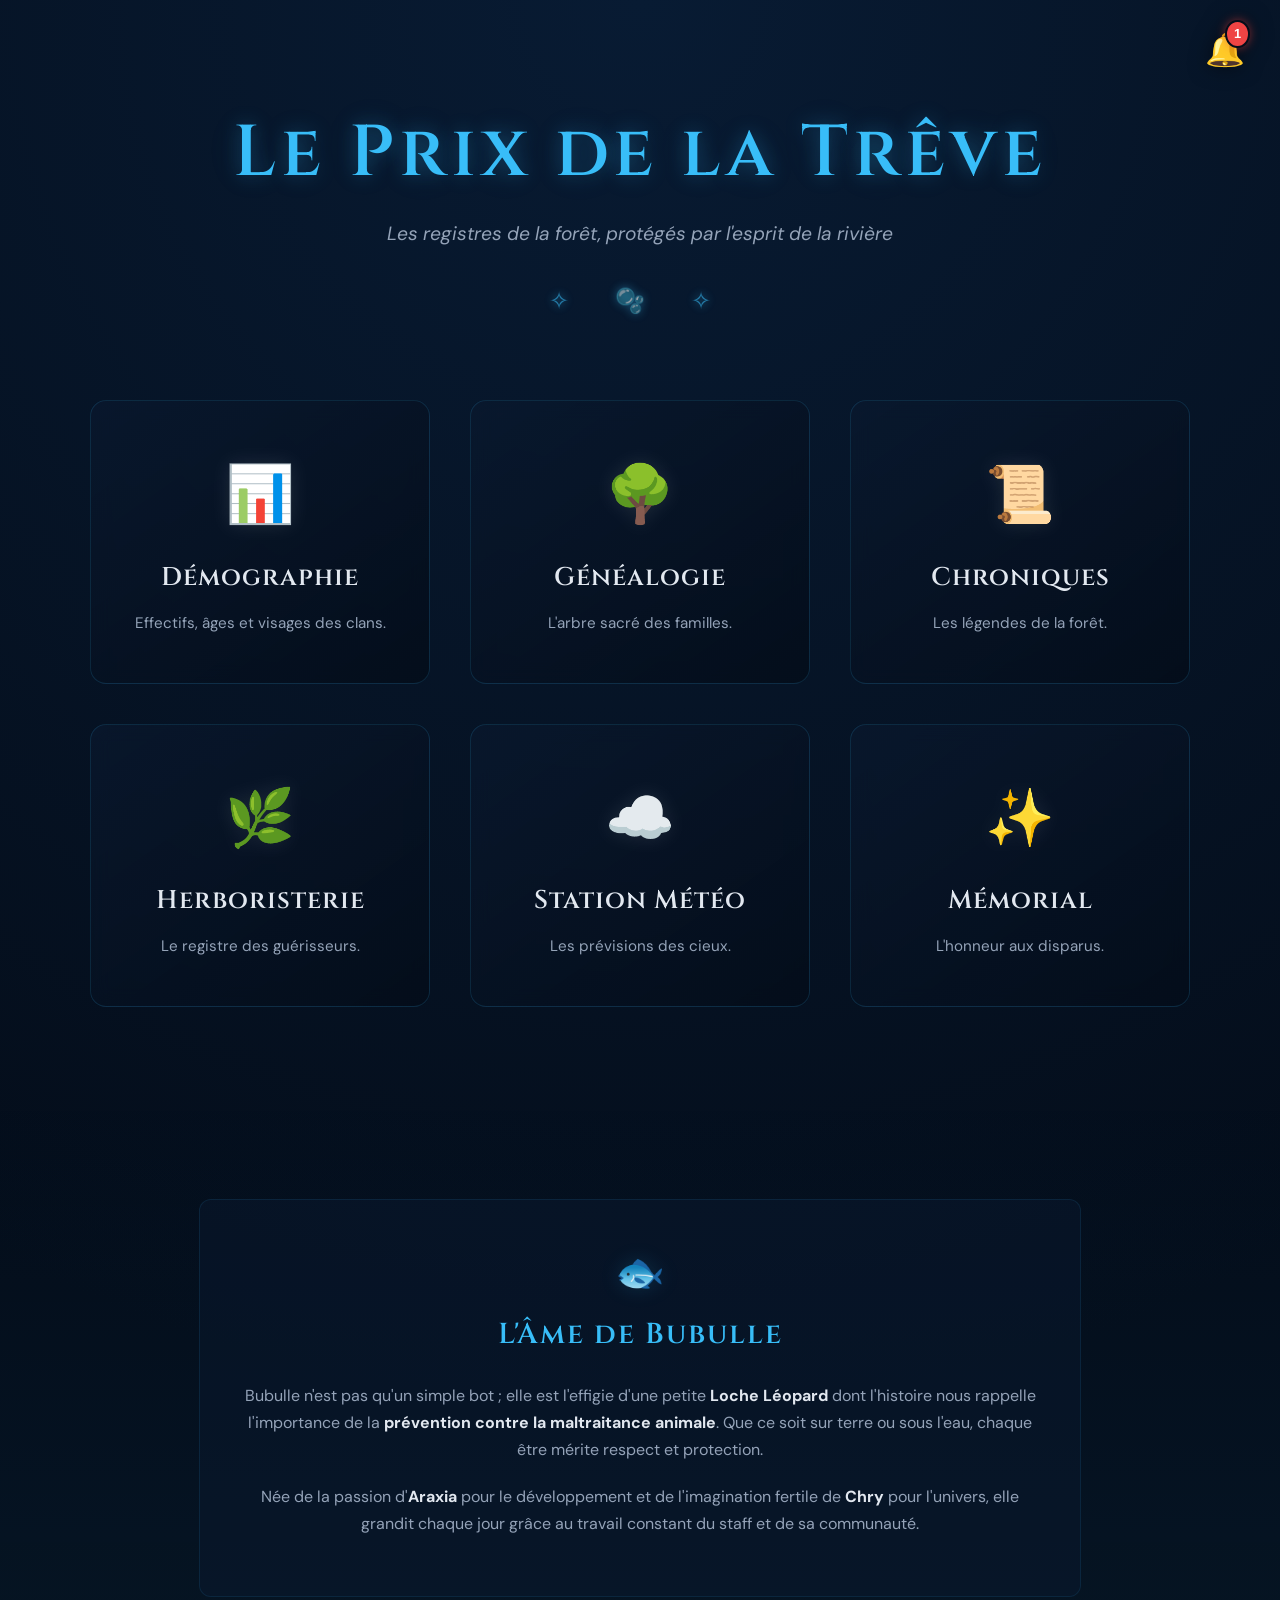
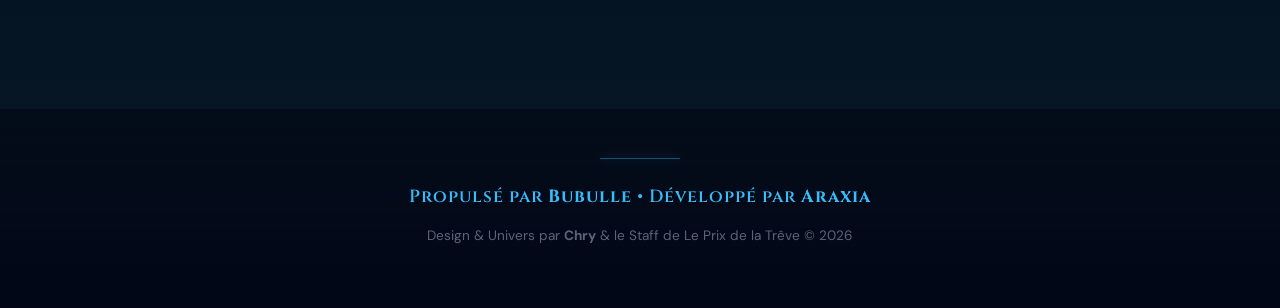
<file: index.html>
<!DOCTYPE html>
<html lang="fr">
<head>
    <meta charset="UTF-8">
    <meta name="viewport" content="width=device-width, initial-scale=1.0">
    <title>Le Hub — Le Prix de la Trêve</title>
    <link rel="stylesheet" href="style.css">
</head>
<body class="hub-body">

    <div class="bubbles-container">
        <div class="bubble"></div><div class="bubble"></div><div class="bubble"></div>
        <div class="bubble"></div><div class="bubble"></div><div class="bubble"></div>
        <div class="bubble"></div><div class="bubble"></div>
    </div>

    <div class="update-bell" onclick="toggleUpdates()">
        🔔 <span class="bell-badge">1</span>
    </div>

    <div id="update-modal" class="modal-overlay" onclick="closeUpdates(event)">
        <div class="modal-content">
            <button class="close-btn" onclick="toggleUpdates()">&times;</button>
            <h2 class="cinzel" style="color: var(--accent); margin-bottom: 1.5rem; text-align: center;">Mises à jour</h2>
            <ul class="changelog">
                <li>
                    <span class="changelog-date">Aujourd'hui</span>
                    <strong>Thème Océanique 🫧</strong>
                    <p>Le site fait peau neuve avec de nouvelles couleurs aquatiques en l'honneur de Bubulle ! Ajout du journal des mises à jour.</p>
                </li>
            </ul>
        </div>
    </div>

    <header class="hub-hero">
        <div class="hero-content">
            <h1 class="cinzel glow-text">Le Prix de la Trêve</h1>
            <p class="hero-subtitle">Les registres de la forêt, protégés par l'esprit de la rivière</p>
            <div class="separator">✧ 🫧 ✧</div>
        </div>
    </header>

    <main class="hub-main">
        <div class="elegant-grid">
            <a href="demographie.html" class="elegant-card">
                <div class="card-icon">📊</div>
                <h3 class="cinzel">Démographie</h3>
                <p>Effectifs, âges et visages des clans.</p>
            </a>
            <a href="https://araxiaa.github.io/arbre-g-n-alogique-des-clans/" class="elegant-card" target="_blank">
                <div class="card-icon">🌳</div>
                <h3 class="cinzel">Généalogie</h3>
                <p>L'arbre sacré des familles.</p>
            </a>
            <a href="https://araxiaa.github.io/chronique-des-clans/" class="elegant-card" target="_blank">
                <div class="card-icon">📜</div>
                <h3 class="cinzel">Chroniques</h3>
                <p>Les légendes de la forêt.</p>
            </a>
            <a href="herboristerie.html" class="elegant-card">
                <div class="card-icon">🌿</div>
                <h3 class="cinzel">Herboristerie</h3>
                <p>Le registre des guérisseurs.</p>
            </a>
            <a href="meteo.html" class="elegant-card">
                <div class="card-icon">☁️</div>
                <h3 class="cinzel">Station Météo</h3>
                <p>Les prévisions des cieux.</p>
            </a>
            <a href="memorial.html" class="elegant-card">
                <div class="card-icon">✨</div>
                <h3 class="cinzel">Mémorial</h3>
                <p>L'honneur aux disparus.</p>
            </a>
        </div>
    </main>

    <section class="bubulle-legacy">
        <div class="container">
            <div class="legacy-card">
                <div class="legacy-header">
                    <span class="legacy-icon">🐟</span>
                    <h2 class="cinzel">L'Âme de Bubulle</h2>
                </div>
                <div class="legacy-content">
                    <p>
                        Bubulle n'est pas qu'un simple bot ; elle est l'effigie d'une petite <strong>Loche Léopard</strong> dont l'histoire nous rappelle l'importance de la <strong>prévention contre la maltraitance animale</strong>. Que ce soit sur terre ou sous l'eau, chaque être mérite respect et protection.
                    </p>
                    <p>
                        Née de la passion d'<strong>Araxia</strong> pour le développement et de l'imagination fertile de <strong>Chry</strong> pour l'univers, elle grandit chaque jour grâce au travail constant du staff et de sa communauté.
                    </p>
                </div>
            </div>
        </div>
    </section>

    <footer class="hub-footer">
        <div class="footer-separator"></div>
        <p class="cinzel credits-main">Propulsé par <strong>Bubulle</strong> • Développé par <strong>Araxia</strong></p>
        <p class="credits-sub">Design & Univers par <strong>Chry</strong> & le Staff de Le Prix de la Trêve © 2026</p>
    </footer>

    <script>
        function toggleUpdates() {
            const modal = document.getElementById('update-modal');
            modal.classList.toggle('active');
            // Cache le petit "1" quand on ouvre la cloche
            document.querySelector('.bell-badge').style.display = 'none';
        }
        function closeUpdates(e) {
            if(e.target.id === 'update-modal') {
                toggleUpdates();
            }
        }
    </script>
</body>
</html>
</file>
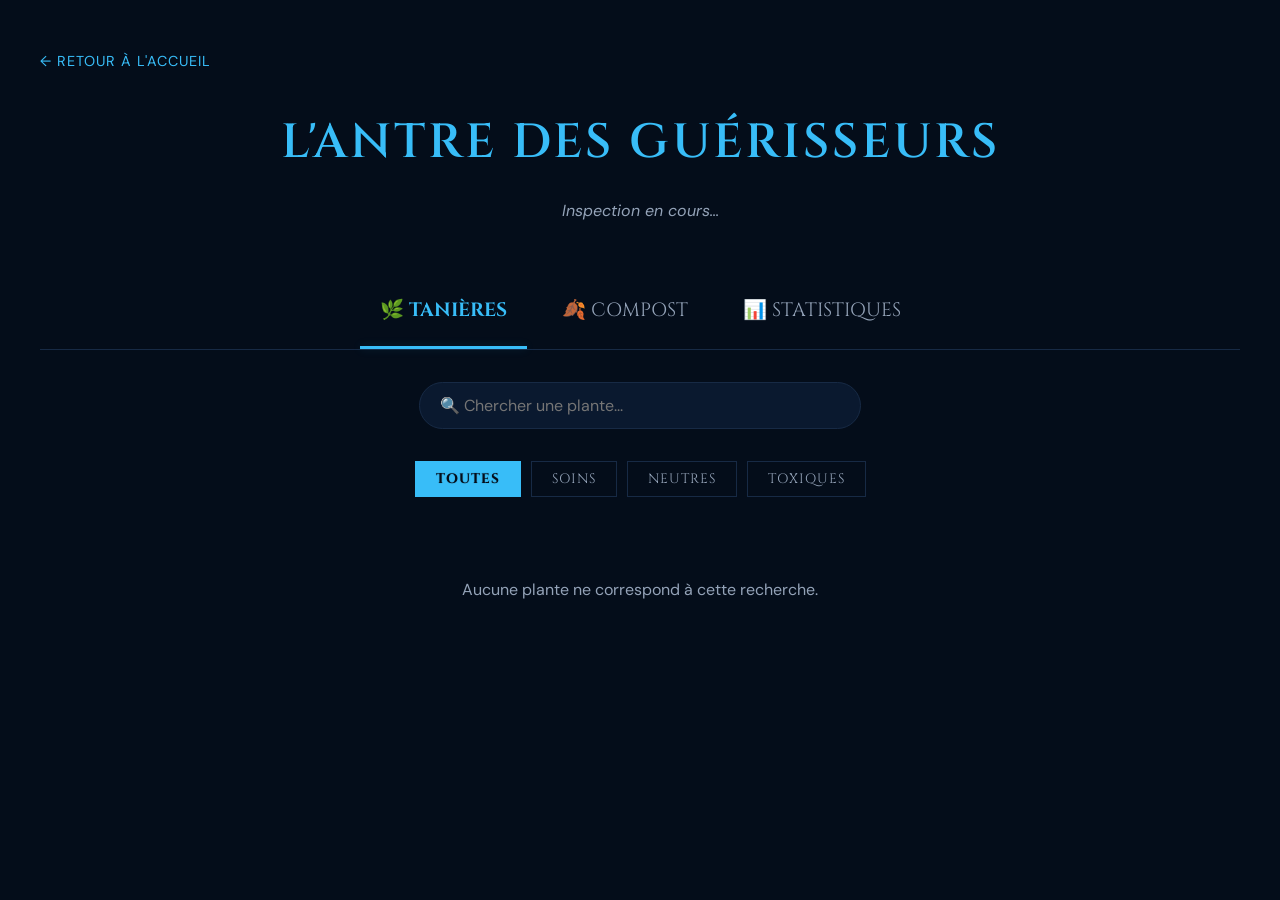
<file: herboristerie.html>
<!DOCTYPE html>
<html lang="fr">
<head>
    <meta charset="UTF-8">
    <meta name="viewport" content="width=device-width, initial-scale=1.0">
    <title>Herboristerie — Chroniques des Clans</title>
    <link rel="stylesheet" href="style.css">
    <style>
        .plant-cat-badge { font-size: 0.65rem; padding: 2px 8px; border-radius: 4px; text-transform: uppercase; font-weight: bold; letter-spacing: 1px; margin-bottom: 8px; display: inline-block; }
        .cat-soin { background: rgba(16, 185, 129, 0.2); color: #10b981; border: 1px solid #10b981; }
        .cat-neutre { background: rgba(148, 163, 184, 0.2); color: #94a3b8; border: 1px solid #94a3b8; }
        .cat-toxique { background: rgba(239, 68, 68, 0.2); color: #ef4444; border: 1px solid #ef4444; }
        .cat-inconnu { background: rgba(255, 255, 255, 0.1); color: #fff; border: 1px solid #fff; }
        .plant-desc { font-size: 0.8rem; color: var(--text-dim); margin-top: 10px; font-style: italic; border-top: 1px dashed var(--border-light); padding-top: 8px; }
        
        .plant-card { cursor: pointer; } /* Indique qu'on peut cliquer ! */
        .plant-card.compost { filter: grayscale(80%); border-color: #444; }
    </style>
</head>
<body>
    <div class="container">
        <a href="index.html" class="back-link">← Retour à l'accueil</a>
        
        <div class="page-header">
            <h1>L'Antre des Guérisseurs</h1>
            <p id="rp-date-display" style="font-style: italic; color: var(--text-dim);">Inspection en cours...</p>
        </div>

        <div class="view-tabs">
            <button class="view-tab-btn active" id="btn-inventories" onclick="switchView('inventories')">🌿 Tanières</button>
            <button class="view-tab-btn" id="btn-compost" onclick="switchView('compost')">🍂 Compost</button>
            <button class="view-tab-btn" id="btn-stats" onclick="switchView('stats')">📊 Statistiques</button>
        </div>

        <div id="tools-section">
            <input type="text" id="search-bar" class="search-bar" placeholder="🔍 Chercher une plante..." oninput="applyFilters()">
            <div class="filter-bar">
                <button class="filter-btn active" onclick="setCategoryFilter('all')">Toutes</button>
                <button class="filter-btn" onclick="setCategoryFilter('soin')">Soins</button>
                <button class="filter-btn" onclick="setCategoryFilter('neutre')">Neutres</button>
                <button class="filter-btn" onclick="setCategoryFilter('toxique')">Toxiques</button>
            </div>
            <div id="quick-nav-container" class="quick-nav"></div>
        </div>

        <div id="main-container"></div>
    </div>

    <div id="panel-overlay" class="panel-overlay" onclick="closePanel()"></div>
    <div id="side-panel" class="side-panel">
        <button class="close-btn" onclick="closePanel()">&times;</button>
        
        <div style="text-align: center; margin-bottom: 2rem;">
            <div id="panel-plant-icon" style="font-size: 4rem; margin-bottom: 10px;">🌿</div>
            <span id="panel-plant-cat" class="plant-cat-badge">SOIN</span>
            <h2 id="panel-plant-name" class="cinzel" style="color: var(--accent-gold); font-size: 2rem;">Nom de la Plante</h2>
            <p id="panel-plant-owner" style="color: var(--text-dim); text-transform: uppercase; font-size: 0.8rem; letter-spacing: 1px;">Clan</p>
        </div>

        <div class="panel-section">
            <h3>Description du Codex</h3>
            <p id="panel-plant-desc" style="color: var(--text-main); font-style: italic; font-size: 0.9rem; margin: 0;"></p>
        </div>

        <div class="panel-section">
            <h3>Lots en réserve (<span id="panel-total-qty">0</span>)</h3>
            <div id="panel-lots-container">
                </div>
        </div>
    </div>

    <script>
        const MAX_PLANT_LIMIT = 20; 
        let globalHerbarium = null;
        let currentView = 'inventories'; // 'inventories', 'compost', 'stats'
        let currentCat = 'all';

        const PLANT_CODEX = {
            "Achillée Millefeuille": { icon: "🌿", cat: "soin", desc: "Antidote et nettoyage de plaie." },
            "Bardane": { icon: "🥔", cat: "soin", desc: "Infections de morsures." },
            "Bourrache": { icon: "🌸", cat: "soin", desc: "+1 PV pour reines allaitantes." },
            "Cataire": { icon: "✨", cat: "soin", desc: "Maladies graves. La plus puissante." },
            "Cerfeuil": { icon: "🌿", cat: "soin", desc: "Infections internes et douleurs." },
            "Consoude": { icon: "🌿", cat: "soin", desc: "Fractures, tendons et plaies profondes." },
            "Écorce de Saule": { icon: "🪵", cat: "soin", desc: "Analgésique, soulage la douleur." },
            "Graines de Coquelicot": { icon: "🏵️", cat: "soin", desc: "Soulagement de la douleur." },
            "Menthe Aquatique": { icon: "🌱", cat: "soin", desc: "Maux de ventre et nausées légères." },
            "Plantain": { icon: "🍃", cat: "soin", desc: "Irritations mineures et petites plaies." },
            "Prêle": { icon: "🌾", cat: "soin", desc: "Nettoyage de plaies infectées." },
            "Souci": { icon: "🌼", cat: "soin", desc: "Traitement de l'infection cutanée." },
            "Tanaisie": { icon: "🌿", cat: "soin", desc: "Toux persistante et articulations." },
            "Toile d'Araignée": { icon: "🕸️", cat: "soin", desc: "Arrêt du saignement." },
            "Verge d'Or": { icon: "🌻", cat: "soin", desc: "Cicatrisation des plaies récentes." },
            "Baies de Genévrier": { icon: "🫐", cat: "soin", desc: "Douleurs abdominales et respiration." },
            "Mousse": { icon: "🟩", cat: "neutre", desc: "Litière confortable, isolation." },
            "Fougère": { icon: "🌿", cat: "neutre", desc: "Camouflage et confort." },
            "Écorce de Pin": { icon: "🪵", cat: "neutre", desc: "Aucun effet mécanique." },
            "Feuilles de Chêne": { icon: "🍂", cat: "neutre", desc: "Aucun effet mécanique." },
            "Baies d'If": { icon: "🍒", cat: "toxique", desc: "TRÈS DANGEREUX (-10 PV)." },
            "Grande Ciguë": { icon: "☠️", cat: "toxique", desc: "DANGEREUX (-8 PV)." },
            "Graines de Digitale": { icon: "🥀", cat: "toxique", desc: "DANGEREUX (-8 PV)." },
            "Morelle Noire": { icon: "🫐", cat: "toxique", desc: "Toxique (-5 PV)." },
            "Aconit": { icon: "☠️", cat: "toxique", desc: "Tue-Loup. TRÈS DANGEREUX (-10 PV)." },
            "Tanaisie en excès": { icon: "🤢", cat: "toxique", desc: "Surdosage de Tanaisie (-3 PV)." }
        };

        function getCodex(name) {
            return PLANT_CODEX[name] || { icon: "❓", cat: "inconnu", desc: "Propriétés inconnues dans les archives." };
        }

        function formatDate(dateStr) {
            const d = new Date(dateStr);
            return d.toLocaleDateString('fr-FR', { day: '2-digit', month: '2-digit', year: 'numeric' });
        }

        document.addEventListener("DOMContentLoaded", loadData);

        async function loadData() {
            try {
                const response = await fetch('data/dashboard.json');
                if (!response.ok) throw new Error("Fichier introuvable");
                const data = await response.json();
                
                if (data.meta.rp_date) {
                    const d = data.meta.rp_date;
                    document.getElementById('rp-date-display').innerText = `Lune actuelle : ${d.month} (An ${d.year}, ${d.season})`;
                }

                globalHerbarium = data.herbarium;
                if (!globalHerbarium) throw new Error("Données d'herboristerie absentes.");
                
                switchView('inventories');
            } catch (error) {
                document.getElementById('main-container').innerHTML = `<p style="text-align:center; color: var(--accent-gold);">Données inaccessibles. ${error.message}</p>`;
            }
        }

        function switchView(view) {
            currentView = view;
            
            // Mise à jour des boutons
            document.querySelectorAll('.view-tab-btn').forEach(btn => btn.classList.remove('active'));
            document.getElementById(`btn-${view}`).classList.add('active');

            // Afficher/Cacher la barre de recherche et filtres
            const tools = document.getElementById('tools-section');
            if (view === 'stats') tools.style.display = 'none';
            else tools.style.display = 'block';

            applyFilters();
        }

        function setCategoryFilter(cat) {
            currentCat = cat;
            document.querySelectorAll('.filter-btn').forEach(btn => btn.classList.remove('active'));
            event.target.classList.add('active');
            applyFilters();
        }

        function applyFilters() {
            if (!globalHerbarium) return;
            const container = document.getElementById('main-container');
            container.innerHTML = "";

            if (currentView === 'stats') {
                renderStats(container);
                return;
            }

            const sourceData = currentView === 'inventories' ? globalHerbarium.inventories : globalHerbarium.compost;
            const searchQuery = document.getElementById('search-bar').value.toLowerCase();
            
            // Mise à jour du Sommaire
            const navContainer = document.getElementById('quick-nav-container');
            navContainer.innerHTML = "";
            for (const ownerName of Object.keys(sourceData)) {
                const anchorId = 'inv-' + ownerName.replace(/\s+/g, '-').toLowerCase();
                navContainer.innerHTML += `<a href="#${anchorId}" class="quick-nav-link">${ownerName}</a>`;
            }

            // Rendu des clans
            for (const [ownerName, invData] of Object.entries(sourceData)) {
                let plantsToRender = [];
                const dataIterable = currentView === 'inventories' ? invData.stocks : invData.plants;

                for (const [plantName, plantData] of Object.entries(dataIterable)) {
                    const codex = getCodex(plantName);
                    
                    // 1. Filtre Catégorie
                    if (currentCat !== 'all' && codex.cat !== currentCat) continue;
                    // 2. Filtre Recherche
                    if (searchQuery !== "" && !plantName.toLowerCase().includes(searchQuery)) continue;

                    plantsToRender.push({ name: plantName, data: plantData, codex: codex });
                }

                if (plantsToRender.length === 0) continue;

                const section = document.createElement('section');
                section.className = "clan-section";
                section.id = 'inv-' + ownerName.replace(/\s+/g, '-').toLowerCase();

                let cardsHTML = plantsToRender.map(p => {
                    let qty = currentView === 'inventories' ? p.data.qty : p.data;
                    let pct = Math.min((qty / MAX_PLANT_LIMIT) * 100, 100);
                    let colorClass = qty <= 5 ? "stock-low" : (qty <= 10 ? "stock-medium" : "stock-good");
                    let compostClass = currentView === 'compost' ? "compost" : "";

                    let warningHTML = "";
                    if (currentView === 'inventories' && p.data.urgent > 0) {
                        warningHTML = `<div class="warning-expiry">⚠️ ${p.data.urgent} périme(nt) bientôt !</div>`;
                    }
                    if (currentView === 'compost') {
                        warningHTML = `<div class="warning-expiry" style="color: #94a3b8; border-color: #94a3b8; background: rgba(148,163,184,0.1);">🍂 Plante périmée. À jeter.</div>`;
                    }

                    // On passe les données en JSON stringifié pour pouvoir les récupérer au clique
                    const safeData = currentView === 'inventories' ? encodeURIComponent(JSON.stringify(p.data.lots)) : "[]";

                    return `
                        <div class="plant-card ${compostClass}" onclick="openPanel('${p.name}', '${ownerName}', '${safeData}')">
                            <div class="plant-header">
                                <div class="plant-icon">${p.codex.icon}</div>
                                <div class="plant-qty">${qty}</div>
                            </div>
                            <span class="plant-cat-badge cat-${p.codex.cat}">${p.codex.cat}</span>
                            <h4 class="plant-name">${p.name}</h4>
                            <div class="stock-bar-bg">
                                <div class="stock-bar-fill ${colorClass}" style="width: ${pct}%"></div>
                            </div>
                            <div class="plant-desc">${p.codex.desc}</div>
                            ${warningHTML}
                        </div>
                    `;
                }).join('');

                section.innerHTML = `
                    <div class="clan-header">
                        <h2>${currentView === 'compost' ? 'Poubelle' : 'Tanière'} : ${ownerName}</h2>
                    </div>
                    <div class="herb-grid">${cardsHTML}</div>
                `;
                container.appendChild(section);
            }

            if (container.innerHTML === "") {
                container.innerHTML = `<p style="text-align:center; color: var(--text-dim); margin-top: 2rem;">Aucune plante ne correspond à cette recherche.</p>`;
            }
        }

        function renderStats(container) {
            const statsData = globalHerbarium.healer_stats;
            if (!statsData || Object.keys(statsData).length === 0) {
                container.innerHTML = `<p style="text-align:center;">Aucune donnée de guérisseur disponible.</p>`;
                return;
            }

            for (const [clanName, healers] of Object.entries(statsData)) {
                const section = document.createElement('section');
                section.className = "clan-section";
                
                let cardsHTML = healers.map(h => `
                    <div class="healer-card">
                        <img src="assets/photos/${h.name}.png" style="width:80px; height:80px; border-radius:50%; border:2px solid var(--accent-gold); margin-bottom:10px; object-fit:cover;" onerror="this.src='https://via.placeholder.com/80/141414/c5a059?text=🩺'">
                        <h3>${h.name}</h3>
                        <div class="stat-row"><span>🌱 Cueillettes</span> <span>${h.stats.cueillettes}</span></div>
                        <div class="stat-row"><span>💚 Soins Réussis</span> <span style="color:#10b981;">${h.stats.soins_reussis}</span></div>
                        <div class="stat-row"><span>💔 Soins Ratés</span> <span style="color:#ef4444;">${h.stats.soins_rates}</span></div>
                    </div>
                `).join('');

                section.innerHTML = `
                    <div class="clan-header"><h2>Infirmerie : ${clanName}</h2></div>
                    <div class="character-grid">${cardsHTML}</div>
                `;
                container.appendChild(section);
            }
        }

        // --- GESTION DU PANNEAU LATÉRAL ---
        function openPanel(plantName, ownerName, encodedLots) {
            if (currentView === 'compost') return; // Pas de panneau pour le compost
            
            const codex = getCodex(plantName);
            const lots = JSON.parse(decodeURIComponent(encodedLots));

            document.getElementById('panel-plant-icon').innerText = codex.icon;
            document.getElementById('panel-plant-name').innerText = plantName;
            document.getElementById('panel-plant-owner').innerText = ownerName;
            document.getElementById('panel-plant-desc').innerText = codex.desc;
            
            const catBadge = document.getElementById('panel-plant-cat');
            catBadge.innerText = codex.cat;
            catBadge.className = `plant-cat-badge cat-${codex.cat}`;

            let totalQty = 0;
            const lotsContainer = document.getElementById('panel-lots-container');
            lotsContainer.innerHTML = "";

            if (lots.length === 0) {
                lotsContainer.innerHTML = `<p style="text-align:center; color: var(--text-dim); font-style: italic;">Historique indisponible.</p>`;
            } else {
                lots.forEach(lot => {
                    totalQty += lot.qty;
                    const addDate = formatDate(lot.added_at);
                    const expDate = formatDate(lot.expires_at);
                    
                    lotsContainer.innerHTML += `
                        <div class="lot-item">
                            <div class="lot-qty">${lot.qty}x</div>
                            <div class="lot-details">
                                <span style="color: var(--text-main);">Ajouté le ${addDate}</span><br>
                                par ${lot.added_by}<br>
                                <span style="color: #ef4444; font-size: 0.75rem;">Expire le ${expDate}</span>
                            </div>
                        </div>
                    `;
                });
            }

            document.getElementById('panel-total-qty').innerText = totalQty;

            document.getElementById('side-panel').classList.add('open');
            document.getElementById('panel-overlay').classList.add('active');
        }

        function closePanel() {
            document.getElementById('side-panel').classList.remove('open');
            document.getElementById('panel-overlay').classList.remove('active');
        }
    </script>
</body>
</html>
</file>
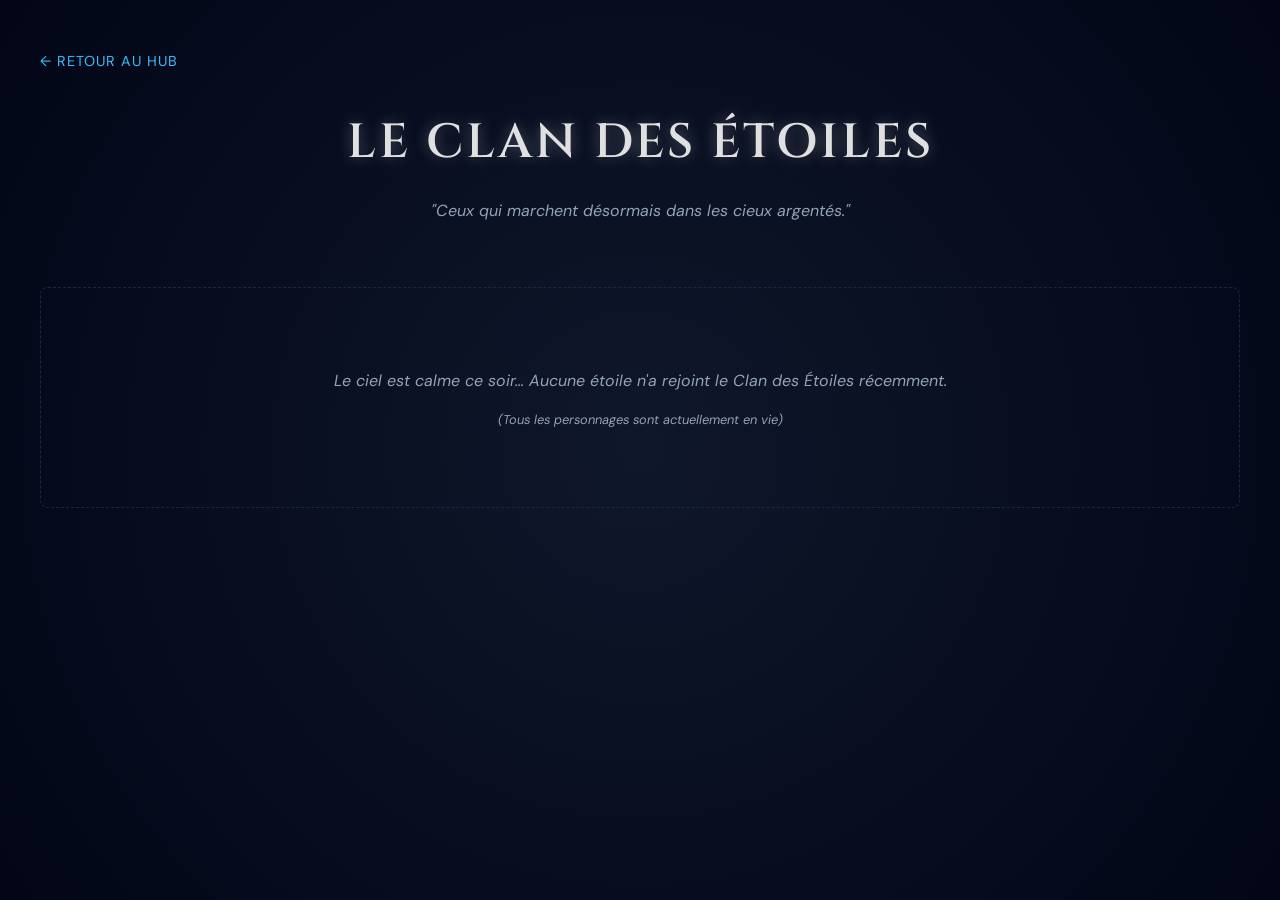
<file: memorial.html>
<!DOCTYPE html>
<html lang="fr">
<head>
    <meta charset="UTF-8">
    <meta name="viewport" content="width=device-width, initial-scale=1.0">
    <title>Mémorial — Chroniques des Clans</title>
    <link rel="stylesheet" href="style.css">
</head>
<body class="memorial-container">
    <div class="container">
        <a href="index.html" class="back-link">← Retour au Hub</a>
        
        <div class="page-header memorial-header">
            <h1 class="cinzel">Le Clan des Étoiles</h1>
            <p style="color: var(--text-dim); font-style: italic;">
                "Ceux qui marchent désormais dans les cieux argentés."
            </p>
        </div>

        <div id="memorial-content">
            </div>
    </div>

    <script>
        document.addEventListener("DOMContentLoaded", loadMemorial);

        async function loadMemorial() {
            try {
                const response = await fetch('data/dashboard.json');
                const data = await response.json();
                const container = document.getElementById('memorial-content');
                
                let allDead = [];
                // On récupère tous les morts de tous les clans
                for (const clan of Object.values(data.clans)) {
                    const deadInClan = [...clan.ocs, ...clan.npcs].filter(m => m.is_dead);
                    allDead = allDead.concat(deadInClan);
                }

                if (allDead.length === 0) {
                    container.innerHTML = `
                        <div class="empty-stars">
                            <p>Le ciel est calme ce soir... Aucune étoile n'a rejoint le Clan des Étoiles récemment.</p>
                            <p style="font-size: 0.8rem; margin-top: 10px;">(Tous les personnages sont actuellement en vie)</p>
                        </div>`;
                    return;
                }

                // Affichage des cartes (si des morts existent)
                container.innerHTML = `<div class="character-grid">` + 
                    allDead.map(m => `
                        <div class="char-card ghost-card">
                            <img src="assets/photos/${m.name}.png" class="char-avatar" onerror="this.src='https://via.placeholder.com/150/050505/c5a059?text=✨'">
                            <h4>${m.name}</h4>
                            <p class="char-rank">${m.rank}</p>
                            <p class="char-details">Âge au trépas : ${m.age} lunes</p>
                            </div>
                    `).join('') + `</div>`;

            } catch (error) {
                console.error(error);
            }
        }
    </script>
</body>
</html>
</file>
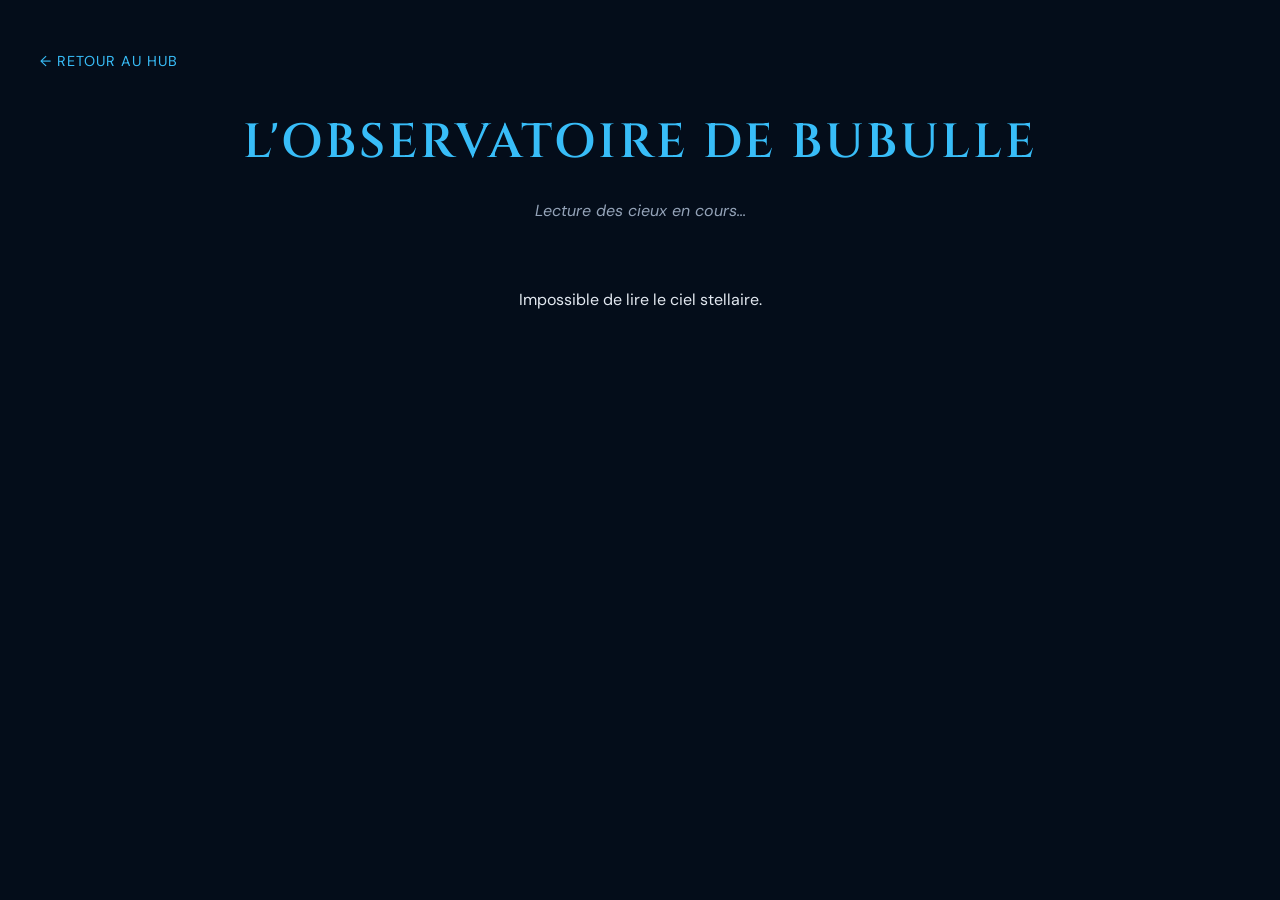
<file: meteo.html>
<!DOCTYPE html>
<html lang="fr">
<head>
    <meta charset="UTF-8">
    <title>Station Météo — Chroniques des Clans</title>
    <link rel="stylesheet" href="style.css">
</head>
<body>
    <div class="container">
        <a href="index.html" class="back-link">← Retour au Hub</a>
        
        <div class="page-header">
            <h1 class="cinzel">L'Observatoire de Bubulle</h1>
            <p id="rp-date-display" style="font-style: italic; color: var(--text-dim);">Lecture des cieux en cours...</p>
        </div>

        <div id="weather-container">
            </div>
    </div>

    <script>
        // Fonction pour choisir l'icône selon la description
        function getWeatherIcon(desc, event) {
            const d = desc.toLowerCase();
            if (event !== "Normal") return "⚠️";
            if (d.includes("soleil") || d.includes("beau")) return "☀️";
            if (d.includes("pluie") || d.includes("averse")) return "🌧️";
            if (d.includes("nuage") || d.includes("couvert")) return "☁️";
            if (d.includes("neige") || d.includes("froid")) return "❄️";
            if (d.includes("orage") || d.includes("tonnerre")) return "⚡";
            if (d.includes("vent") || d.includes("brise")) return "🌬️";
            return "✨";
        }

        document.addEventListener("DOMContentLoaded", async () => {
            try {
                const response = await fetch('data/dashboard.json');
                const data = await response.json();
                const container = document.getElementById('weather-container');

                // 1. Date RP
                const rp = data.meta.rp_date;
                document.getElementById('rp-date-display').innerText = `Année ${rp.year} • ${rp.season} • ${rp.month} (Semaine ${rp.week})`;

                if (!data.weather || data.weather.current.length === 0) {
                    container.innerHTML = `<p style="text-align:center; color: var(--text-dim);">Le ciel est vide... Aucune météo n'a été programmée par le staff.</p>`;
                    return;
                }

                // 2. Météo Actuelle (On prend la "Global" en priorité)
                const current = data.weather.current;
                const globalWeather = current.find(w => w.clan === "Global") || current[0];
                const eventClass = globalWeather.event_type === "Normal" ? "event-normal" : (globalWeather.event_type.includes("Alerte") ? "event-alerte" : "event-special");

                let html = `
                    <div class="weather-current-box">
                        <span class="weather-icon-large">${getWeatherIcon(globalWeather.weather_desc, globalWeather.event_type)}</span>
                        <div class="weather-badge-event ${eventClass}">${globalWeather.event_type}</div>
                        <div class="weather-desc-main">${globalWeather.weather_desc}</div>
                        <p style="color: var(--text-dim);">Ciel observé au-dessus de la forêt (Semaine ${rp.week})</p>
                    </div>
                `;

                // 3. Prévisions
                if (data.weather.forecast && data.weather.forecast.length > 0) {
                    html += `<h2 class="cinzel" style="color: var(--accent-gold); margin-bottom: 2rem; text-align: center;">Prévisions des lunes futures</h2>`;
                    html += `<div class="forecast-grid">`;
                    data.weather.forecast.forEach(f => {
                        html += `
                            <div class="forecast-card">
                                <div class="forecast-date">An ${f.rp_year} • Mois ${f.rp_month_index} • Sem ${f.rp_week}</div>
                                <div style="font-size: 2rem; margin-bottom: 10px;">${getWeatherIcon(f.weather_desc, f.event_type)}</div>
                                <h4 style="color: var(--text-main); margin-bottom: 5px;">${f.clan}</h4>
                                <p style="font-size: 0.9rem; color: var(--text-dim); font-style: italic;">"${f.weather_desc}"</p>
                            </div>
                        `;
                    });
                    html += `</div>`;
                }

                container.innerHTML = html;
            } catch (error) {
                document.getElementById('weather-container').innerHTML = `<p style="text-align:center; color: var(--accent-gold);">Impossible de lire le ciel stellaire.</p>`;
            }
        });
    </script>
</body>
</html>
</file>
<file: style.css>
@import url('https://fonts.googleapis.com/css2?family=Cinzel:wght@400;600;700&family=DM+Sans:ital,opsz,wght@0,9..40,300;0,9..40,400;0,9..40,500;1,9..40,400&display=swap');

/* --- VARIABLES DE THÈME (Aquatique & Sombre) --- */
:root {
    --bg-main: #040d1a; /* Océan très profond */
    --bg-panel: #0a192f; /* Bleu nuit sous-marin */
    --border-light: #172a45; /* Bordure d'eau */
    --accent: #38bdf8; /* Cyan bulle lumineux */
    --accent-glow: rgba(56, 189, 248, 0.15);
    --text-main: #e2e8f0;
    --text-dim: #94a3b8;
    --dead-bg: #020617;
}

body {
    margin: 0;
    font-family: 'DM Sans', sans-serif;
    background-color: var(--bg-main);
    color: var(--text-main);
    line-height: 1.6;
}

h1, h2, h3, h4, .cinzel { font-family: 'Cinzel', serif; font-weight: 600; margin: 0; }
html { overflow-y: scroll; scroll-behavior: smooth; }
a { color: var(--accent); text-decoration: none; transition: all 0.3s ease; }
a:hover { text-shadow: 0 0 8px var(--accent-glow); color: #7dd3fc; }
.container { max-width: 1200px; margin: 0 auto; padding: 3rem 2rem; }
.back-link { font-size: 0.9rem; text-transform: uppercase; letter-spacing: 1px; margin-bottom: 2rem; display: inline-block; }
.page-header { text-align: center; margin-bottom: 4rem; }
.page-header h1 { font-size: 3rem; color: var(--accent); letter-spacing: 3px; text-transform: uppercase; margin-bottom: 0.5rem; }

/* =========================================
   ANIMATION DES BULLES (FOND)
   ========================================= */
.bubbles-container {
    position: fixed;
    top: 0; left: 0; width: 100%; height: 100%;
    z-index: -1;
    pointer-events: none;
    overflow: hidden;
}

.bubble {
    position: absolute;
    bottom: -100px;
    background: radial-gradient(circle at 30% 30%, rgba(255, 255, 255, 0.8), rgba(255, 255, 255, 0.1) 60%, transparent);
    border: 1px solid rgba(255, 255, 255, 0.2);
    border-radius: 50%;
    animation: floatUp linear infinite;
    box-shadow: inset 0 0 10px rgba(255, 255, 255, 0.3);
}

/* Génération aléatoire des bulles */
.bubble:nth-child(1) { width: 40px; height: 40px; left: 10%; animation-duration: 8s; animation-delay: 0s; }
.bubble:nth-child(2) { width: 20px; height: 20px; left: 25%; animation-duration: 5s; animation-delay: 2s; }
.bubble:nth-child(3) { width: 50px; height: 50px; left: 40%; animation-duration: 10s; animation-delay: 4s; }
.bubble:nth-child(4) { width: 30px; height: 30px; left: 60%; animation-duration: 6s; animation-delay: 1s; }
.bubble:nth-child(5) { width: 25px; height: 25px; left: 75%; animation-duration: 7s; animation-delay: 3s; }
.bubble:nth-child(6) { width: 45px; height: 45px; left: 90%; animation-duration: 9s; animation-delay: 5s; }
.bubble:nth-child(7) { width: 15px; height: 15px; left: 50%; animation-duration: 4s; animation-delay: 6s; }
.bubble:nth-child(8) { width: 35px; height: 35px; left: 80%; animation-duration: 8.5s; animation-delay: 2.5s; }

@keyframes floatUp {
    0% { transform: translateY(0) scale(1) rotate(0deg); opacity: 0; }
    10% { opacity: 0.8; }
    90% { opacity: 0.5; }
    100% { transform: translateY(-120vh) scale(1.2) rotate(360deg); opacity: 0; }
}

/* =========================================
   CLOCHE ET MISES À JOUR (MODAL)
   ========================================= */
.update-bell {
    position: fixed;
    top: 25px; right: 35px;
    font-size: 2rem;
    cursor: pointer;
    z-index: 1000;
    transition: transform 0.3s cubic-bezier(0.175, 0.885, 0.32, 1.275);
    filter: drop-shadow(0 0 10px rgba(0,0,0,0.5));
}

.update-bell:hover { transform: scale(1.1) rotate(15deg); }

.bell-badge {
    position: absolute;
    top: -5px; right: -5px;
    background: #ef4444; color: white;
    font-size: 0.8rem; font-family: sans-serif; font-weight: bold;
    padding: 2px 7px; border-radius: 50%;
    border: 2px solid var(--bg-main);
    box-shadow: 0 0 10px rgba(239, 68, 68, 0.5);
}

.changelog { list-style: none; padding: 0; margin: 0; }
.changelog li { padding: 1.5rem 0; border-bottom: 1px solid var(--border-light); }
.changelog li:last-child { border-bottom: none; padding-bottom: 0; }
.changelog-date { display: block; font-size: 0.8rem; color: var(--accent); text-transform: uppercase; letter-spacing: 1px; margin-bottom: 5px; }
.changelog strong { color: var(--text-main); font-size: 1.1rem; }
.changelog p { color: var(--text-dim); font-size: 0.95rem; margin: 5px 0 0 0; }

/* =========================================
   ACCUEIL (LE HUB PRINCIPAL)
   ========================================= */
.hub-body { background: radial-gradient(circle at top, #081b33 0%, var(--bg-main) 70%); }
.hub-hero { text-align: center; padding: 6rem 2rem 3rem 2rem; animation: fadeInDown 1s ease-out; }

.glow-text {
    font-size: 4.5rem; color: var(--accent);
    text-shadow: 0 0 20px rgba(56, 189, 248, 0.3), 0 0 40px rgba(56, 189, 248, 0.1);
    letter-spacing: 5px; margin-bottom: 0.5rem;
}

.hero-subtitle { font-size: 1.2rem; color: var(--text-dim); font-style: italic; margin-top: 0; }
.separator { color: var(--accent); font-size: 1.5rem; margin: 2rem 0; letter-spacing: 20px; opacity: 0.6; filter: drop-shadow(0 0 5px var(--accent)); }
.hub-main { max-width: 1100px; margin: 0 auto; padding: 0 2rem 5rem 2rem; }
.elegant-grid { display: grid; grid-template-columns: repeat(auto-fit, minmax(300px, 1fr)); gap: 2.5rem; }

.elegant-card {
    position: relative;
    background: linear-gradient(145deg, rgba(10, 25, 47, 0.7), rgba(4, 13, 26, 0.9));
    border: 1px solid rgba(56, 189, 248, 0.15);
    border-radius: 16px; padding: 3rem 2rem; text-align: center; overflow: hidden;
    backdrop-filter: blur(10px);
    transition: transform 0.4s cubic-bezier(0.175, 0.885, 0.32, 1.275), border-color 0.4s, box-shadow 0.4s;
}

.elegant-card::before {
    content: ''; position: absolute; top: 0; left: 0; right: 0; height: 3px;
    background: linear-gradient(90deg, transparent, var(--accent), transparent);
    opacity: 0; transition: opacity 0.4s ease;
}

.elegant-card:hover {
    transform: translateY(-10px); border-color: rgba(56, 189, 248, 0.4);
    box-shadow: 0 15px 35px rgba(0, 0, 0, 0.6), 0 0 20px rgba(56, 189, 248, 0.15);
}
.elegant-card:hover::before { opacity: 1; }
.card-icon { font-size: 3.5rem; margin-bottom: 1.2rem; filter: drop-shadow(0 0 10px rgba(255, 255, 255, 0.1)); transition: transform 0.4s ease; display: inline-block; }
.elegant-card:hover .card-icon { transform: scale(1.15) rotate(5deg); }
.elegant-card h3 { font-size: 1.6rem; color: var(--text-main); margin-bottom: 0.8rem; letter-spacing: 1px; transition: color 0.3s; }
.elegant-card:hover h3 { color: var(--accent); }
.elegant-card p { color: var(--text-dim); font-size: 0.95rem; margin: 0; line-height: 1.5; }

/* --- SECTION LEGACY (BAS DE PAGE) --- */
.bubulle-legacy { padding: 4rem 2rem; background: linear-gradient(to bottom, transparent, rgba(56, 189, 248, 0.05)); }
.legacy-card { max-width: 800px; margin: 0 auto; background: rgba(10, 25, 47, 0.5); border: 1px solid rgba(56, 189, 248, 0.1); border-radius: 12px; padding: 2.5rem; text-align: center; }
.legacy-header { margin-bottom: 1.5rem; }
.legacy-icon { font-size: 2.5rem; display: block; margin-bottom: 0.5rem; filter: drop-shadow(0 0 10px var(--accent-glow)); }
.legacy-card h2 { color: var(--accent); font-size: 1.8rem; letter-spacing: 2px; }
.legacy-content p { color: var(--text-dim); line-height: 1.7; margin-bottom: 1.2rem; font-size: 1rem; }
.legacy-content strong { color: var(--text-main); }

/* --- FOOTER & CREDITS --- */
.hub-footer { text-align: center; padding: 3rem 2rem; background: linear-gradient(to top, rgba(2,6,23,0.9), transparent); border-top: 1px solid rgba(255, 255, 255, 0.02); }
.footer-separator { width: 80px; height: 1px; background: var(--accent); margin: 0 auto 1.5rem auto; opacity: 0.4; box-shadow: 0 0 10px var(--accent); }
.credits-main { font-size: 1.1rem; letter-spacing: 1px; margin-bottom: 5px; color: var(--accent); }
.credits-sub { color: var(--text-dim); font-size: 0.85rem; opacity: 0.6; }
@keyframes fadeInDown { from { opacity: 0; transform: translateY(-20px); } to { opacity: 1; transform: translateY(0); } }

/* --- SECTIONS GÉNÉRIQUES (CLANS, CARTES, ETC) --- */
.clan-section { margin-bottom: 5rem; }
.clan-header { display: flex; justify-content: space-between; align-items: flex-end; border-bottom: 1px solid var(--border-light); padding-bottom: 1rem; margin-bottom: 2rem; }
.clan-header h2 { color: var(--accent); font-size: 2.5rem; letter-spacing: 1px; }
.clan-stats { color: var(--text-dim); font-size: 0.9rem; text-align: right; text-transform: uppercase; letter-spacing: 0.5px; }

.character-grid { display: grid; grid-template-columns: repeat(auto-fill, minmax(200px, 1fr)); gap: 1.5rem; }
.char-card { background-color: var(--bg-panel); border: 1px solid var(--border-light); border-radius: 4px; padding: 2rem 1rem; text-align: center; position: relative; overflow: hidden; transition: all 0.3s ease; cursor: pointer; }
.char-card:hover { border-color: var(--accent); box-shadow: 0 5px 20px var(--accent-glow); }
.char-card.dead { background-color: var(--dead-bg); border-color: #0f172a; }
.char-card.dead .char-avatar { filter: grayscale(100%) opacity(0.6); border-color: #334155; }
.char-card.dead h4 { color: var(--text-dim); }

.char-avatar { width: 100px; height: 100px; object-fit: cover; border-radius: 50%; border: 2px solid var(--accent); margin-bottom: 1.2rem; background-color: #000; transition: transform 0.5s ease; }
.char-card:hover .char-avatar { transform: scale(1.05); }
.char-card h4 { font-size: 1.2rem; color: var(--text-main); margin-bottom: 0.3rem; }
.char-rank { color: var(--accent); font-size: 0.8rem; text-transform: uppercase; letter-spacing: 1px; margin-bottom: 0.8rem; }
.char-details { font-size: 0.85rem; color: var(--text-dim); }

.filter-bar { display: flex; justify-content: center; gap: 10px; margin-bottom: 3rem; flex-wrap: wrap; }
.filter-btn { background: transparent; border: 1px solid var(--border-light); color: var(--text-dim); padding: 8px 20px; font-family: 'Cinzel', serif; font-size: 0.85rem; cursor: pointer; transition: all 0.3s ease; text-transform: uppercase; letter-spacing: 1px; }
.filter-btn:hover { border-color: var(--accent); color: var(--accent); background-color: var(--accent-glow); }
.filter-btn.active { background-color: var(--accent); color: var(--bg-main); border-color: var(--accent); font-weight: bold; text-shadow: 0 0 1px rgba(0,0,0,0.5); }

.char-badges { display: flex; justify-content: space-between; padding: 0 10px; margin-bottom: 10px; }
.badge { font-size: 0.65rem; padding: 2px 8px; border-radius: 2px; text-transform: uppercase; font-weight: bold; letter-spacing: 1px; font-family: 'DM Sans', sans-serif; }
.badge-oc { background-color: var(--accent-glow); color: var(--accent); border: 1px solid var(--accent); }
.badge-pnj { background-color: #0f172a; color: #64748b; border: 1px solid #334155; }

.gender-icon { font-size: 0.9rem; opacity: 0.8; }
.gender-male { color: #89cff0; }
.gender-female { color: #f4c2c2; }
.gender-nb { color: var(--accent); }

/* --- PANNEAU LATÉRAL ET MODAL --- */
.panel-overlay, .modal-overlay { position: fixed; inset: 0; background: rgba(0, 0, 0, 0.7); backdrop-filter: blur(2px); z-index: 999; opacity: 0; pointer-events: none; transition: opacity 0.3s ease; }
.panel-overlay.active, .modal-overlay.active { opacity: 1; pointer-events: all; }

.modal-content {
    position: absolute; top: 50%; left: 50%; transform: translate(-50%, -50%) scale(0.95);
    background: var(--bg-panel); border: 1px solid var(--accent); box-shadow: 0 0 40px rgba(0,0,0,0.8);
    width: 90%; max-width: 500px; padding: 2rem; border-radius: 12px; transition: transform 0.3s ease;
}
.modal-overlay.active .modal-content { transform: translate(-50%, -50%) scale(1); }

.side-panel { position: fixed; top: 0; right: -450px; width: 400px; max-width: 100vw; height: 100vh; background-color: var(--bg-panel); border-left: 1px solid var(--accent); box-shadow: -5px 0 30px rgba(0,0,0,0.8); z-index: 1000; transition: right 0.3s cubic-bezier(0.4, 0, 0.2, 1); overflow-y: auto; padding: 3rem 2rem; box-sizing: border-box; }
.side-panel.open { right: 0; }
.close-btn { position: absolute; top: 15px; right: 20px; background: none; border: none; color: var(--text-dim); font-size: 2rem; cursor: pointer; transition: color 0.2s; }
.close-btn:hover { color: var(--accent); }

.panel-avatar { width: 160px; height: 160px; object-fit: cover; border-radius: 50%; border: 3px solid var(--accent); margin: 0 auto 1.5rem auto; display: block; background-color: #000; }
.panel-name { font-family: 'Cinzel', serif; color: var(--accent); font-size: 2rem; text-align: center; margin-bottom: 0.2rem; }
.panel-rank { text-align: center; color: var(--text-dim); text-transform: uppercase; letter-spacing: 2px; font-size: 0.85rem; margin-bottom: 2.5rem; }
.panel-section { margin-bottom: 1.5rem; background: rgba(0,0,0,0.2); padding: 1rem; border-radius: 6px; border: 1px solid var(--border-light); }
.panel-section h3 { font-size: 1rem; color: var(--text-main); border-bottom: 1px solid var(--border-light); padding-bottom: 5px; margin-bottom: 10px; }

.hp-bar-container { background: #020617; height: 14px; border-radius: 7px; overflow: hidden; margin-bottom: 5px; border: 1px solid #000; }
.hp-fill { height: 100%; background: #10b981; transition: width 0.5s ease, background-color 0.5s ease; }
.hp-fill.medium { background: #f59e0b; }
.hp-fill.critical { background: #ef4444; }
.hp-fill.dead { background: #475569; }

/* --- BARRE DE RECHERCHE & SOMMAIRE --- */
.search-bar { width: 100%; max-width: 400px; padding: 12px 20px; border-radius: 25px; border: 1px solid var(--border-light); background: var(--bg-panel); color: var(--text-main); font-family: 'DM Sans', sans-serif; margin: 0 auto 2rem auto; display: block; font-size: 1rem; transition: all 0.3s ease; }
.search-bar:focus { outline: none; border-color: var(--accent); box-shadow: 0 0 15px var(--accent-glow); }
.quick-nav { display: flex; justify-content: center; gap: 10px; margin-bottom: 2rem; flex-wrap: wrap; }
.quick-nav-link { background: var(--bg-panel); border: 1px solid var(--border-light); padding: 6px 15px; border-radius: 20px; font-size: 0.8rem; color: var(--text-dim); text-transform: uppercase; letter-spacing: 1px; transition: all 0.3s ease; }
.quick-nav-link:hover { border-color: var(--accent); color: var(--accent); background-color: var(--accent-glow); transform: translateY(-2px); }

/* --- AUTRES MODULES (Météo, Herbo, etc.) conservés à l'identique avec les nouvelles variables --- */
.clan-dashboard { background: rgba(0, 0, 0, 0.2); border-radius: 8px; padding: 1.5rem; margin-bottom: 2rem; border: 1px solid var(--border-light); }
.stat-group { margin-bottom: 1.2rem; }
.stat-group:last-child { margin-bottom: 0; }
.stat-title { font-family: 'Cinzel', serif; font-size: 0.9rem; color: var(--accent); margin-bottom: 0.5rem; text-transform: uppercase; letter-spacing: 1px; }
.stat-bar { display: flex; height: 10px; border-radius: 5px; overflow: hidden; background: #020617; margin-bottom: 0.5rem; }
.stat-segment { height: 100%; transition: width 0.5s ease; }
.stat-labels { display: flex; flex-wrap: wrap; gap: 15px; font-size: 0.8rem; color: var(--text-dim); }
.stat-label-item { display: flex; align-items: center; gap: 6px; }
.stat-dot { width: 10px; height: 10px; border-radius: 50%; }

.herb-grid { display: grid; grid-template-columns: repeat(auto-fill, minmax(200px, 1fr)); gap: 1.5rem; }
.plant-card { background-color: var(--bg-panel); border: 1px solid var(--border-light); border-radius: 6px; padding: 1.5rem; position: relative; transition: all 0.3s ease; cursor: pointer; }
.plant-card:hover { border-color: #38bdf8; box-shadow: 0 5px 15px rgba(56, 189, 248, 0.15); }
.plant-header { display: flex; justify-content: space-between; align-items: flex-start; margin-bottom: 1rem; }
.plant-icon { font-size: 2rem; }
.plant-qty { font-family: 'Cinzel', serif; font-size: 1.5rem; color: var(--accent); font-weight: bold; }
.plant-name { font-weight: bold; color: var(--text-main); margin: 0 0 0.5rem 0; font-size: 1.1rem; }
.stock-bar-bg { background: #020617; height: 8px; border-radius: 4px; overflow: hidden; margin-bottom: 8px; }
.stock-bar-fill { height: 100%; transition: width 0.5s ease, background-color 0.5s ease; }
.stock-good { background-color: #38bdf8; } 
.stock-medium { background-color: #f59e0b; } 
.stock-low { background-color: #ef4444; } 
.warning-expiry { font-size: 0.8rem; color: #ef4444; display: flex; align-items: center; gap: 5px; margin-top: 10px; background: rgba(239, 68, 68, 0.1); padding: 5px; border-radius: 4px; border-left: 2px solid #ef4444; }

.memorial-container { background: radial-gradient(circle at center, #0f172a 0%, #020617 100%); min-height: 100vh; }
.memorial-header h1 { color: #e0e0e0; text-shadow: 0 0 15px rgba(255, 255, 255, 0.3); }
.star-section { margin-bottom: 5rem; position: relative; }
.star-section h2 { text-align: center; color: var(--accent); font-size: 2.2rem; margin-bottom: 3rem; letter-spacing: 5px; }
.empty-stars { text-align: center; padding: 4rem; color: var(--text-dim); font-style: italic; border: 1px dashed var(--border-light); border-radius: 8px; }
.ghost-card { background: rgba(255, 255, 255, 0.03); border: 1px solid rgba(56, 189, 248, 0.2); filter: grayscale(40%); transition: all 0.5s ease; }
.ghost-card:hover { filter: grayscale(0%); background: rgba(56, 189, 248, 0.05); box-shadow: 0 0 20px rgba(56, 189, 248, 0.1); }
.death-cause { margin-top: 1rem; font-size: 0.8rem; color: #f87171; font-style: italic; border-top: 1px solid var(--border-light); padding-top: 10px; }

.view-tabs { display: flex; justify-content: center; gap: 15px; margin-bottom: 2rem; border-bottom: 1px solid var(--border-light); padding-bottom: 1rem; }
.view-tab-btn { background: transparent; border: none; color: var(--text-dim); font-family: 'Cinzel', serif; font-size: 1.2rem; padding: 10px 20px; cursor: pointer; transition: all 0.3s ease; text-transform: uppercase; position: relative; }
.view-tab-btn:hover { color: var(--accent); }
.view-tab-btn.active { color: var(--accent); font-weight: bold; }
.view-tab-btn.active::after { content: ''; position: absolute; bottom: -1rem; left: 0; width: 100%; height: 3px; background-color: var(--accent); box-shadow: 0 0 10px var(--accent-glow); }

.lot-item { background: rgba(0, 0, 0, 0.4); border: 1px solid var(--border-light); border-radius: 4px; padding: 10px; margin-bottom: 8px; font-size: 0.85rem; display: flex; justify-content: space-between; align-items: center; }
.lot-qty { font-weight: bold; color: var(--accent); font-size: 1.1rem; background: rgba(56, 189, 248, 0.1); padding: 4px 10px; border-radius: 4px; }
.lot-details { color: var(--text-dim); text-align: right; }

.healer-card { background: var(--bg-panel); border: 1px solid var(--border-light); padding: 1.5rem; border-radius: 6px; text-align: center; }
.healer-card h3 { color: var(--accent); margin-bottom: 1rem; }
.stat-row { display: flex; justify-content: space-between; margin-bottom: 8px; border-bottom: 1px dashed var(--border-light); padding-bottom: 4px;}
.stat-row span:last-child { font-weight: bold; color: var(--text-main); }

.weather-current-box { background: radial-gradient(circle at center, rgba(56, 189, 248, 0.05) 0%, var(--bg-panel) 100%); border: 1px solid var(--accent); border-radius: 12px; padding: 3rem; text-align: center; margin-bottom: 4rem; box-shadow: 0 0 30px rgba(0, 0, 0, 0.5), inset 0 0 20px var(--accent-glow); }
.weather-icon-large { font-size: 5rem; margin-bottom: 1.5rem; filter: drop-shadow(0 0 10px var(--accent)); display: block; }
.weather-desc-main { font-family: 'Cinzel', serif; font-size: 1.8rem; color: var(--text-main); margin-bottom: 1rem; }
.weather-badge-event { display: inline-block; padding: 5px 15px; border-radius: 20px; font-size: 0.8rem; font-weight: bold; text-transform: uppercase; letter-spacing: 2px; margin-bottom: 1.5rem; }

.event-normal { background: rgba(148, 163, 184, 0.2); color: #94a3b8; border: 1px solid #94a3b8; }
.event-alerte { background: rgba(239, 68, 68, 0.2); color: #ef4444; border: 1px solid #ef4444; box-shadow: 0 0 15px rgba(239, 68, 68, 0.3); }
.event-special { background: rgba(56, 189, 248, 0.2); color: var(--accent); border: 1px solid var(--accent); }

.forecast-grid { display: grid; grid-template-columns: repeat(auto-fill, minmax(250px, 1fr)); gap: 1.5rem; }
.forecast-card { background: var(--bg-panel); border: 1px solid var(--border-light); padding: 1.5rem; border-radius: 8px; opacity: 0.8; transition: all 0.3s ease; }
.forecast-card:hover { opacity: 1; border-color: var(--accent); transform: translateY(-5px); }
.forecast-date { font-size: 0.75rem; color: var(--accent); text-transform: uppercase; letter-spacing: 1px; margin-bottom: 10px; }
</file>
